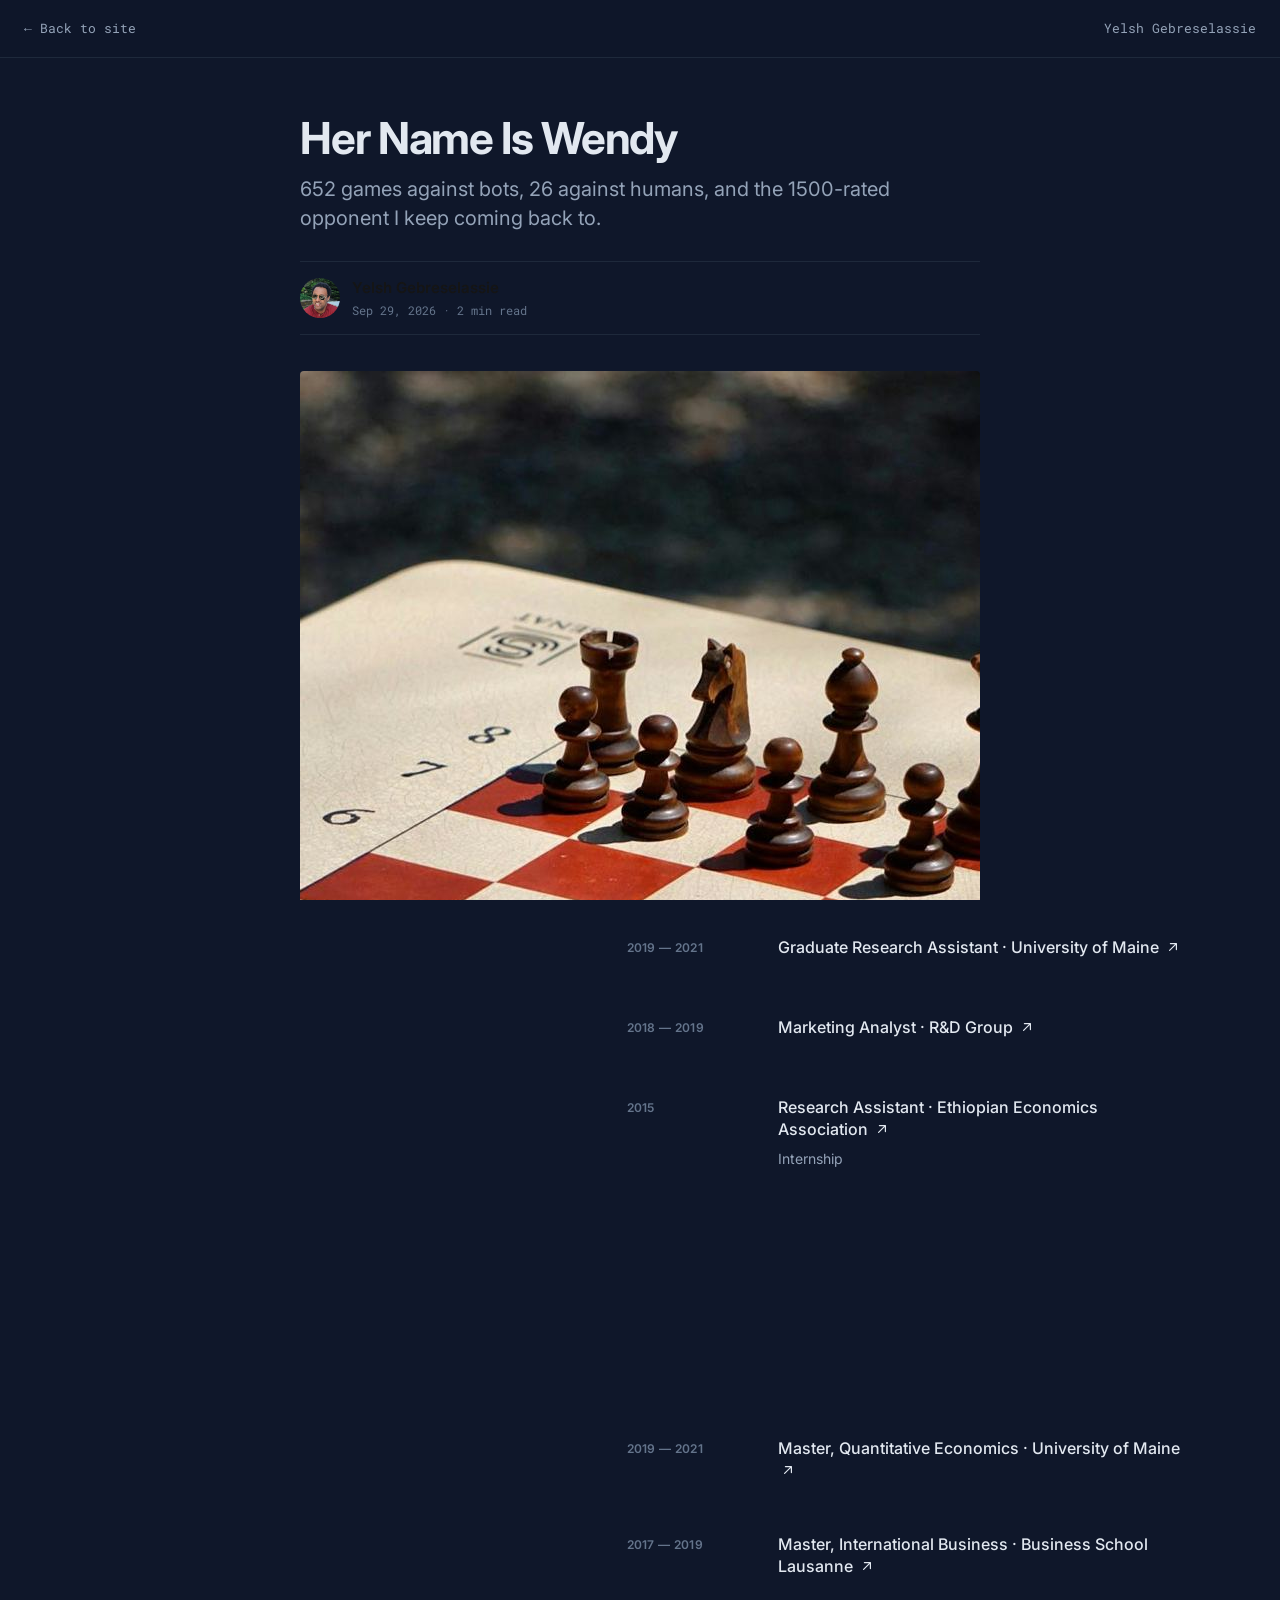
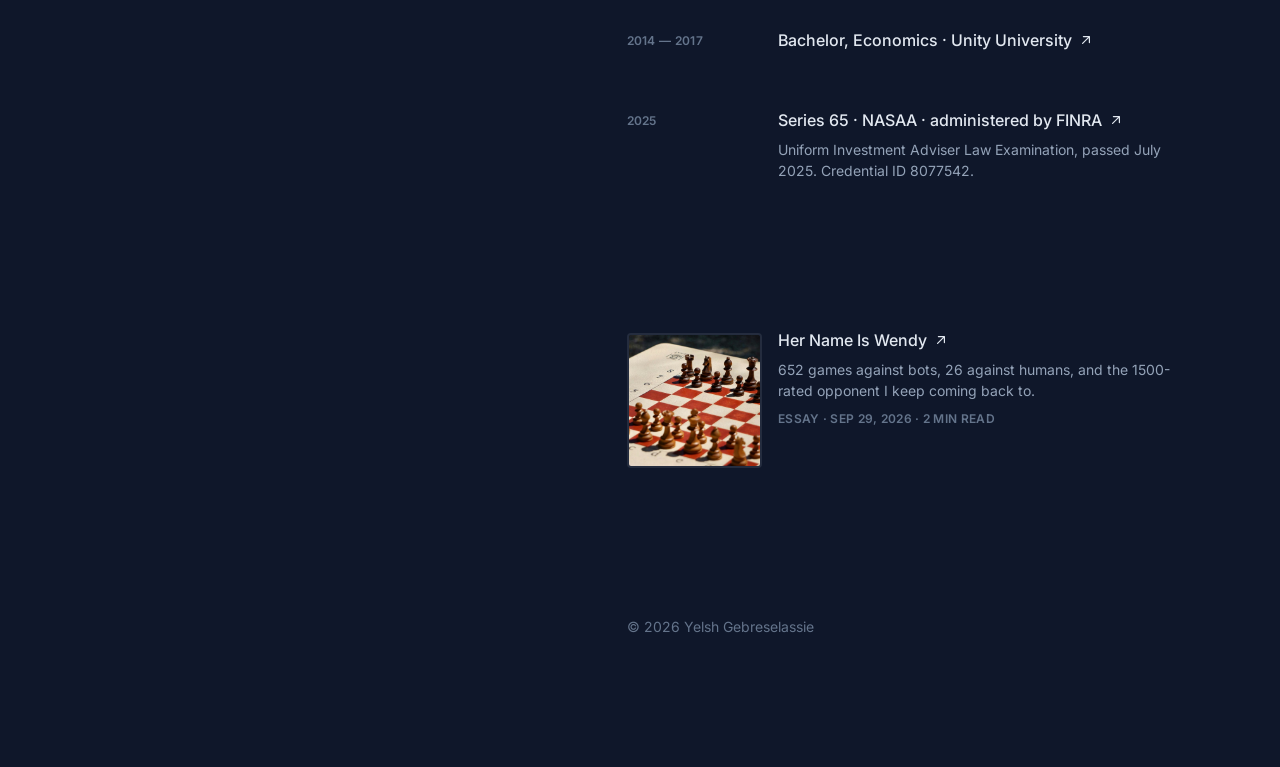
<file: wendy.html>
<!DOCTYPE html>
<html lang="en">
<head>
  <meta charset="UTF-8">
  <meta name="viewport" content="width=device-width, initial-scale=1.0">
  <title>Her Name Is Wendy · Yelsh Gebreselassie</title>
  <meta name="description" content="652 games against bots, 26 against humans, and the 1500-rated opponent I keep coming back to.">
  <link rel="canonical" href="https://yelshg.com/wendy">
  <meta property="og:type" content="article">
  <meta property="og:url" content="https://yelshg.com/wendy">
  <meta property="og:site_name" content="Yelsh Gebreselassie">
  <meta property="og:title" content="Her Name Is Wendy">
  <meta property="og:description" content="652 games against bots, 26 against humans, and the 1500-rated opponent I keep coming back to.">
  <meta property="og:image" content="https://yelshg.com/wendy.jpg">
  <meta property="og:image:width" content="1200">
  <meta property="og:image:height" content="630">
  <meta property="og:image:alt" content="Wooden chess pieces on a red and cream board">
  <meta property="article:author" content="Yelsh Gebreselassie">
  <meta property="article:published_time" content="2026-09-29">
  <meta name="twitter:card" content="summary_large_image">
  <meta name="twitter:title" content="Her Name Is Wendy">
  <meta name="twitter:description" content="652 games against bots, 26 against humans, and the 1500-rated opponent I keep coming back to.">
  <meta name="twitter:image" content="https://yelshg.com/wendy.jpg">
  <link rel="icon" type="image/png" sizes="32x32" href="[data-uri]">
  <link rel="icon" type="image/png" sizes="64x64" href="[data-uri]">
  <link rel="apple-touch-icon" href="[data-uri]">
  <meta name="theme-color" content="#022c58">
  <style>
    body { margin: 0; min-height: 100vh; display: grid; place-items: center; background: #022c58; color: #d3e3f3; font-family: system-ui, sans-serif; }
    a { color: #b4e2ff; }
  </style>
  <script>location.replace('/#post-wendy');</script>
</head>
<body>
  <p>Opening the article… <a href="/#post-wendy">Continue to “Her Name Is Wendy”</a></p>
</body>
</html>
</file>
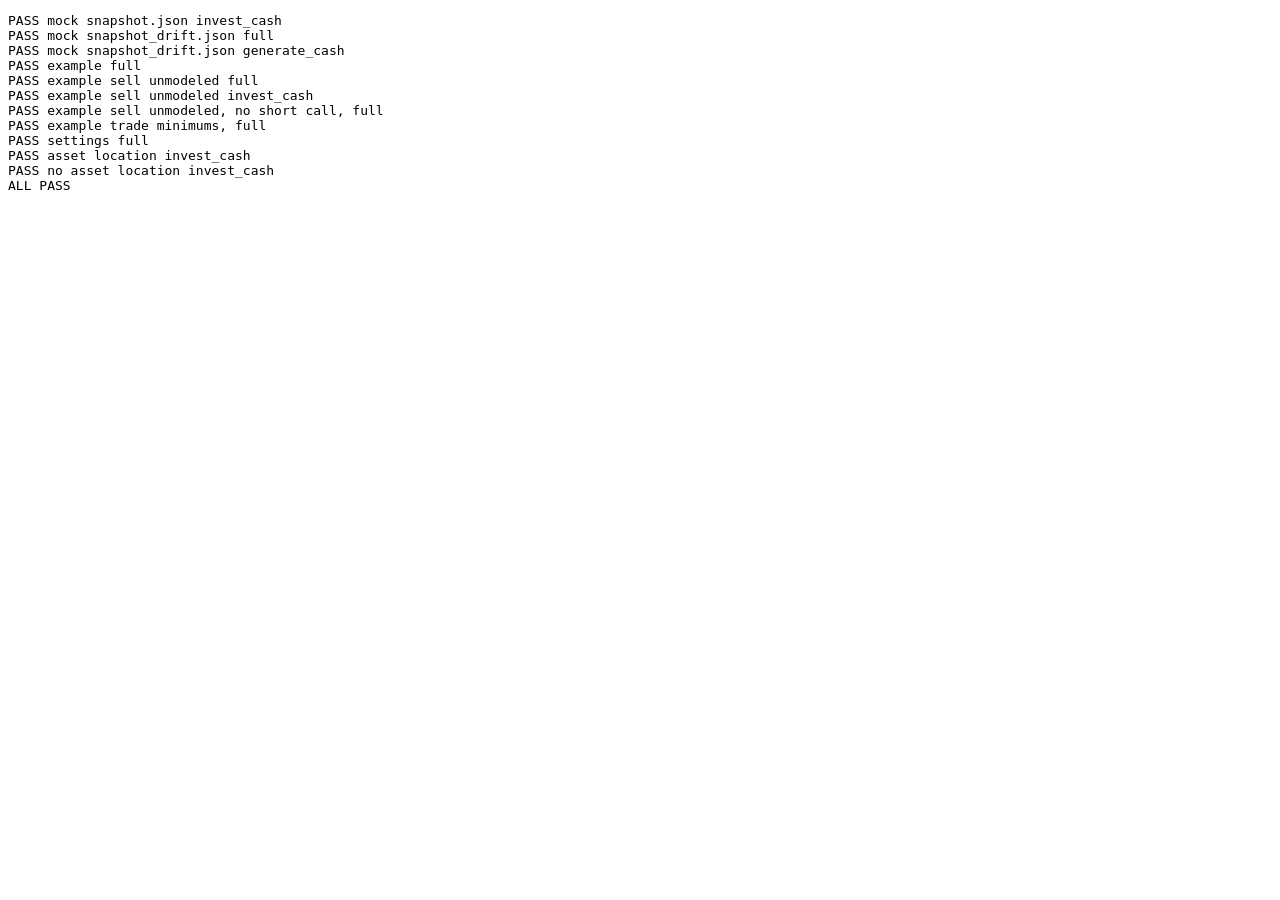
<file: site/app/test/parity.html>
<!doctype html>
<meta charset="utf-8">
<title>Engine parity</title>
<pre id="out">running...</pre>
<script src="../engine.js"></script>
<script src="fixtures.js"></script>
<script>
  const lines = []; let failed = 0;
  for (const c of window.PARITY_CASES) {
    try {
      const v = RebalEngine.plan(c.input);
      const got = v.orders.map((o) => [o.account, o.symbol, o.side, Math.round(o.shares * 1e4) / 1e4]).sort();
      const ok = JSON.stringify(got) === JSON.stringify(c.expected);
      if (!ok) failed++;
      lines.push(`${ok ? "PASS" : "FAIL"} ${c.name}` + (ok ? "" : `\n  python: ${JSON.stringify(c.expected)}\n  js:     ${JSON.stringify(got)}\n  msgs: ${v.messages.join(" | ")}`));
    } catch (e) { failed++; lines.push(`ERROR ${c.name}: ${e.message}`); }
  }
  lines.push(failed ? `${failed} failed` : "ALL PASS");
  document.getElementById("out").textContent = lines.join("\n");
</script>
</file>
